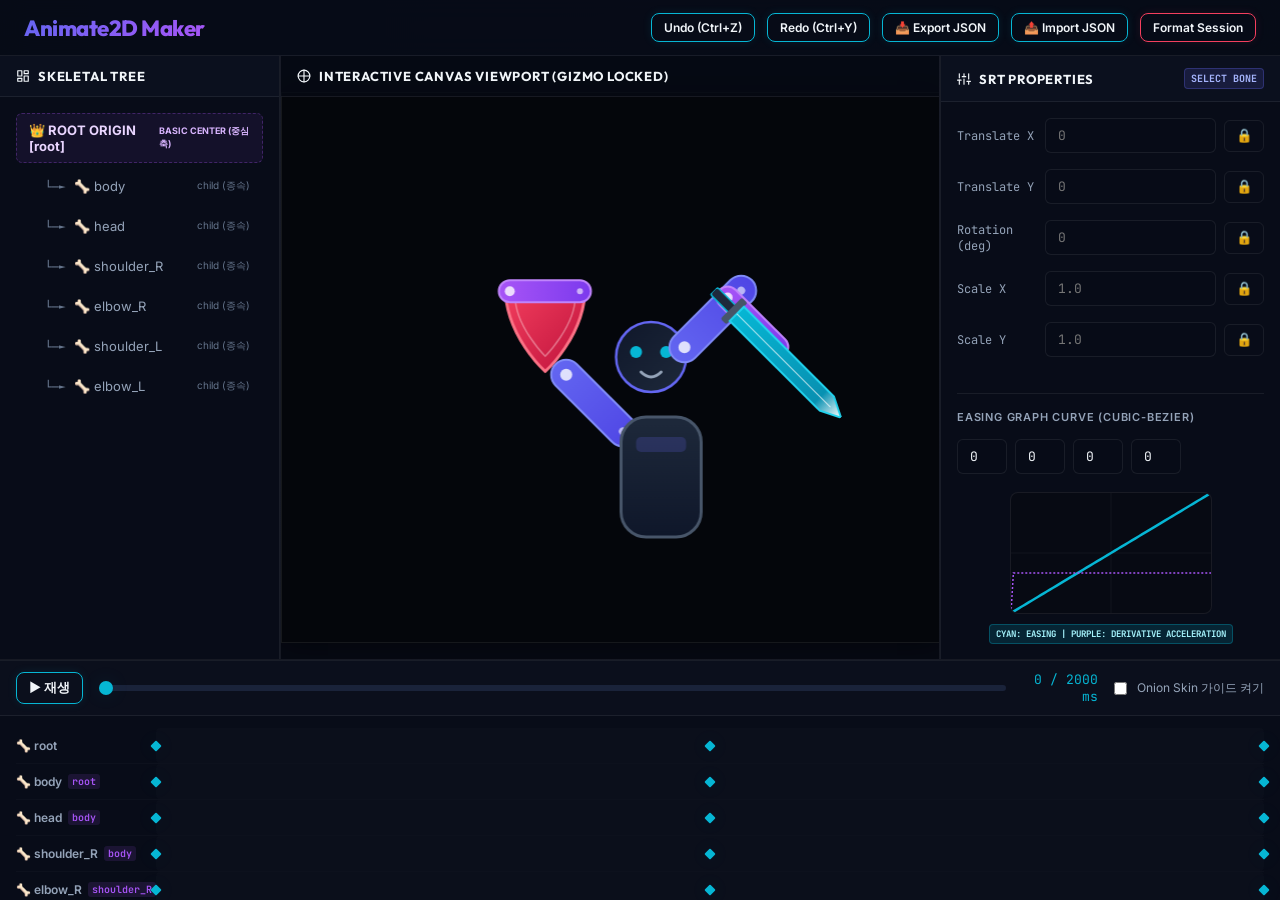
<file: maker/index.html>
<!DOCTYPE html>
<html lang="ko">
<head>
  <meta charset="UTF-8">
  <meta name="viewport" content="width=device-width, initial-scale=1.0">
  <title>2D Skeletal Animation Maker - Workspace Suite</title>
  <link rel="stylesheet" href="./css/maker.css">
</head>
<body>

  <!-- 1. 상단 글로벌 헤더 -->
  <header class="maker-header">
    <div class="maker-logo">Animate2D Maker</div>
    <div class="header-actions">
      <button id="btn-undo" class="neon-btn neon-btn-cyan" style="padding: 6px 12px; font-size: 12px;" disabled>
        Undo (Ctrl+Z)
      </button>
      <button id="btn-redo" class="neon-btn neon-btn-cyan" style="padding: 6px 12px; font-size: 12px;" disabled>
        Redo (Ctrl+Y)
      </button>
      <button id="btn-export-json" class="neon-btn neon-btn-cyan" style="padding: 6px 12px; font-size: 12px;" title="현재 작업을 JSON 파일로 컴퓨터에 수동 백업합니다.">
        📥 Export JSON
      </button>
      <button id="btn-import-json" class="neon-btn neon-btn-cyan" style="padding: 6px 12px; font-size: 12px;" title="수동 백업된 JSON 파일을 불러와 작업을 복원합니다.">
        📤 Import JSON
      </button>
      <input type="file" id="input-import-file" accept=".json" style="display: none;">
      <button id="btn-clear-store" class="neon-btn neon-btn-rose" style="padding: 6px 12px; font-size: 12px;">
        Format Session
      </button>
    </div>
  </header>

  <!-- [Q1 대응] 저장 공간 부족 및 시크릿 모드 사전 예고용 네온 경고 바 -->
  <div id="storage-alert-bar" class="storage-warning-bar" style="display: none;">
    <div style="display: flex; flex-direction: column; gap: 4px; width: 100%; text-align: left;">
      <span>⚠️ <strong>로컬 디바이스 저장 제한 경고:</strong> <span id="storage-diagnostic-info">시크릿 모드 또는 저장 공간 한계가 우려됩니다.</span></span>
      <span style="font-size: 10.5px; opacity: 0.85; color: rgba(255,255,255,0.7);">작업 유실 방지를 위해 주기적으로 상단 <strong>[📥 Export JSON]</strong> 버튼을 통한 수동 파일 백업이 필수적입니다. (메모리 내 Undo/Redo는 정상 가동)</span>
    </div>
    <button id="btn-alert-backup" class="neon-btn neon-btn-rose" style="padding: 6px 12px; font-size: 11px; margin-left: 15px; white-space: nowrap;">즉시 수동 백업</button>
  </div>

  <!-- 2. 4분할 마스터 워크스페이스 컨테이너 -->
  <div class="workspace-container">
    
    <!-- [1 영역] 좌측 탐색기 (Project Tree) -->
    <aside class="panel quadrant-left">
      <div class="panel-header">
        <span class="panel-title">
          <svg width="14" height="14" viewBox="0 0 24 24" fill="none" stroke="currentColor" stroke-width="2" stroke-linecap="round" stroke-linejoin="round">
            <rect x="3" y="3" width="7" height="9"/>
            <rect x="14" y="3" width="7" height="5"/>
            <rect x="14" y="12" width="7" height="9"/>
            <rect x="3" y="16" width="7" height="5"/>
          </svg>
          Skeletal Tree
        </span>
      </div>
      <div class="panel-body">
        <ul id="bone-tree-list" class="tree-list">
          <!-- JS를 통해 뼈대 계층 구조가 주입됩니다. -->
        </ul>
      </div>
    </aside>

    <!-- [2 영역] 중앙 실시간 WebGL/Canvas 뷰포트 (기즈모 잠금) -->
    <main class="panel quadrant-center">
      <div class="panel-header" style="position: absolute; top:0; left:0; right:0; z-index: 5; background: rgba(6, 9, 19, 0.8);">
        <span class="panel-title">
          <svg width="14" height="14" viewBox="0 0 24 24" fill="none" stroke="currentColor" stroke-width="2" stroke-linecap="round" stroke-linejoin="round">
            <circle cx="12" cy="12" r="10"/>
            <line x1="2" y1="12" x2="22" y2="12"/>
            <line x1="12" y1="2" x2="12" y2="22"/>
          </svg>
          Interactive Canvas Viewport (Gizmo Locked)
        </span>
      </div>
      
      <div class="canvas-wrapper" id="canvas-wrapper-container">
        <!-- 캔버스가 동적으로 구동 영역으로 자동 계산 마운트됩니다. -->
      </div>
    </main>

    <!-- [3 영역] 우측 속성 데이터 편집 패널 -->
    <aside class="panel quadrant-right">
      <div class="panel-header">
        <span class="panel-title">
          <svg width="14" height="14" viewBox="0 0 24 24" fill="none" stroke="currentColor" stroke-width="2" stroke-linecap="round" stroke-linejoin="round">
            <line x1="4" y1="21" x2="4" y2="14"/>
            <line x1="4" y1="10" x2="4" y2="3"/>
            <line x1="12" y1="21" x2="12" y2="12"/>
            <line x1="12" y1="8" x2="12" y2="3"/>
            <line x1="20" y1="21" x2="20" y2="16"/>
            <line x1="20" y1="12" x2="20" y2="3"/>
            <line x1="1" y1="14" x2="7" y2="14"/>
            <line x1="9" y1="8" x2="15" y2="8"/>
            <line x1="17" y1="16" x2="23" y2="16"/>
          </svg>
          SRT Properties
        </span>
        <span id="selected-bone-badge" class="neon-badge">Select Bone</span>
      </div>
      
      <!-- [Q2 대응] 상위 오리진 피봇 상속 경로 브레드크럼 영역 -->
      <div id="breadcrumb-container" class="breadcrumb-container" style="padding: 8px 12px; background: rgba(99, 102, 241, 0.08); border-bottom: 1px solid rgba(99, 102, 241, 0.15); font-size: 11px; color: var(--text-dim); display: none;">
        <!-- JS를 통해 상속 체인이 브레드크럼 형태로 렌더링됩니다. -->
      </div>

      <div class="panel-body">
        <div class="properties-grid">
          
          <!-- X Translation -->
          <div class="property-row">
            <span class="prop-name">Translate X</span>
            <input type="number" step="1" id="input-tx" class="neon-input" placeholder="0" disabled>
            <button id="lock-tx" class="lock-btn" title="Lock Toggle">🔒</button>
          </div>

          <!-- Y Translation -->
          <div class="property-row">
            <span class="prop-name">Translate Y</span>
            <input type="number" step="1" id="input-ty" class="neon-input" placeholder="0" disabled>
            <button id="lock-ty" class="lock-btn" title="Lock Toggle">🔒</button>
          </div>

          <!-- Rotation -->
          <div class="property-row">
            <span class="prop-name">Rotation (deg)</span>
            <input type="number" step="1" id="input-rotation" class="neon-input" placeholder="0" disabled>
            <button id="lock-rotation" class="lock-btn" title="Lock Toggle">🔒</button>
          </div>

          <!-- Scale X -->
          <div class="property-row">
            <span class="prop-name">Scale X</span>
            <input type="number" step="0.05" id="input-scaleX" class="neon-input" placeholder="1.0" disabled>
            <button id="lock-scaleX" class="lock-btn" title="Lock Toggle">🔒</button>
          </div>

          <!-- Scale Y -->
          <div class="property-row">
            <span class="prop-name">Scale Y</span>
            <input type="number" step="0.05" id="input-scaleY" class="neon-input" placeholder="1.0" disabled>
            <button id="lock-scaleY" class="lock-btn" title="Lock Toggle">🔒</button>
          </div>

          <!-- Easing Graph Curve -->
          <div class="easing-preview-container">
            <span class="neon-label">Easing Graph Curve (Cubic-Bezier)</span>
            <div style="display: flex; gap: 8px; margin-bottom: 8px;">
              <input type="number" step="0.05" min="0" max="1" id="easing-x1" class="neon-input" value="0.25" style="width: 50px;" title="X1">
              <input type="number" step="0.05" min="-1" max="2" id="easing-y1" class="neon-input" value="0.25" style="width: 50px;" title="Y1">
              <input type="number" step="0.05" min="0" max="1" id="easing-x2" class="neon-input" value="0.75" style="width: 50px;" title="X2">
              <input type="number" step="0.05" min="-1" max="2" id="easing-y2" class="neon-input" value="0.75" style="width: 50px;" title="Y2">
            </div>
            <canvas id="easing-canvas-preview" class="easing-canvas" width="200" height="120"></canvas>
            <span class="neon-badge neon-badge-cyan" style="align-self: center; font-size: 9px;">Cyan: Easing | Purple: Derivative Acceleration</span>
          </div>

          <!-- [Q2 대응] 부모-자식 오리진 피봇 상속 안내 팁 박스 -->
          <div class="origin-info-panel" style="margin-top: 15px; padding: 12px; background: rgba(99, 102, 241, 0.05); border: 1px dashed rgba(99, 102, 241, 0.2); border-radius: 8px; text-align: left;">
            <div style="font-size: 11px; font-weight: 700; color: #a5b4fc; margin-bottom: 6px; display: flex; align-items: center; gap: 5px;">
              <span>💡</span> 오리진 피봇 계층 트리 안내
            </div>
            <p style="font-size: 10.5px; color: var(--text-muted); line-height: 1.45; margin: 0;">
              모든 하위 파츠 관절은 부모 관절의 오리진 피봇(Origin Pivot)에 종속됩니다. <br>
              계층 구조의 최상위에 위치한 <strong>👑 ROOT ORIGIN (가장 핵심인 파츠 오리진)</strong>은 전체 오브젝트의 글로벌 좌표 및 움직임을 제어하는 <strong>기본 중심축</strong> 역할을 담당합니다.
            </p>
          </div>

        </div>
      </div>
    </aside>

    <!-- [4 영역] 하단 타임라인 시퀀서 -->
    <footer class="panel quadrant-bottom">
      
      <!-- 타임라인 스크러버 및 재생 컨트롤러 -->
      <div class="timeline-controls">
        <button id="btn-play-toggle" class="neon-btn neon-btn-cyan" style="padding: 6px 12px; font-size: 13px;">
          ▶ 재생
        </button>
        
        <div class="timeline-slider-container">
          <input type="range" id="timeline-scrubber" class="neon-slider" min="0" max="2000" value="0" step="10">
          <span id="time-indicator" class="time-display">0 / 2000 ms</span>
        </div>

        <div style="display: flex; align-items: center; gap: 10px;">
          <input type="checkbox" id="chk-onion-skin" style="cursor: pointer;">
          <label for="chk-onion-skin" style="font-size: 12px; cursor: pointer; color: var(--text-muted);">
            Onion Skin 가이드 켜기
          </label>
        </div>
      </div>

      <!-- 개별 노드/본 타임라인 트랙 -->
      <div class="timeline-tracks" id="timeline-tracks-container">
        <!-- JS를 통해 각 뼈대 관절 트랙과 키프레임 다이아몬드가 렌더링됩니다. -->
      </div>
      
    </footer>

  </div>

  <!-- 비동기 ESM 모듈 바인딩 및 구동 개시 -->
  <script type="module">
    import { MakerApp } from './app.js';

    document.addEventListener('DOMContentLoaded', async () => {
      try {
        const schemaPath = '../shared/demo-schema.json';
        const maker = new MakerApp(schemaPath);
        await maker.start();
      } catch (err) {
        console.error('[Maker Initializer] 메이커 저작도구 초기화 실패:', err);
      }
    });
  </script>

</body>
</html>
</file>
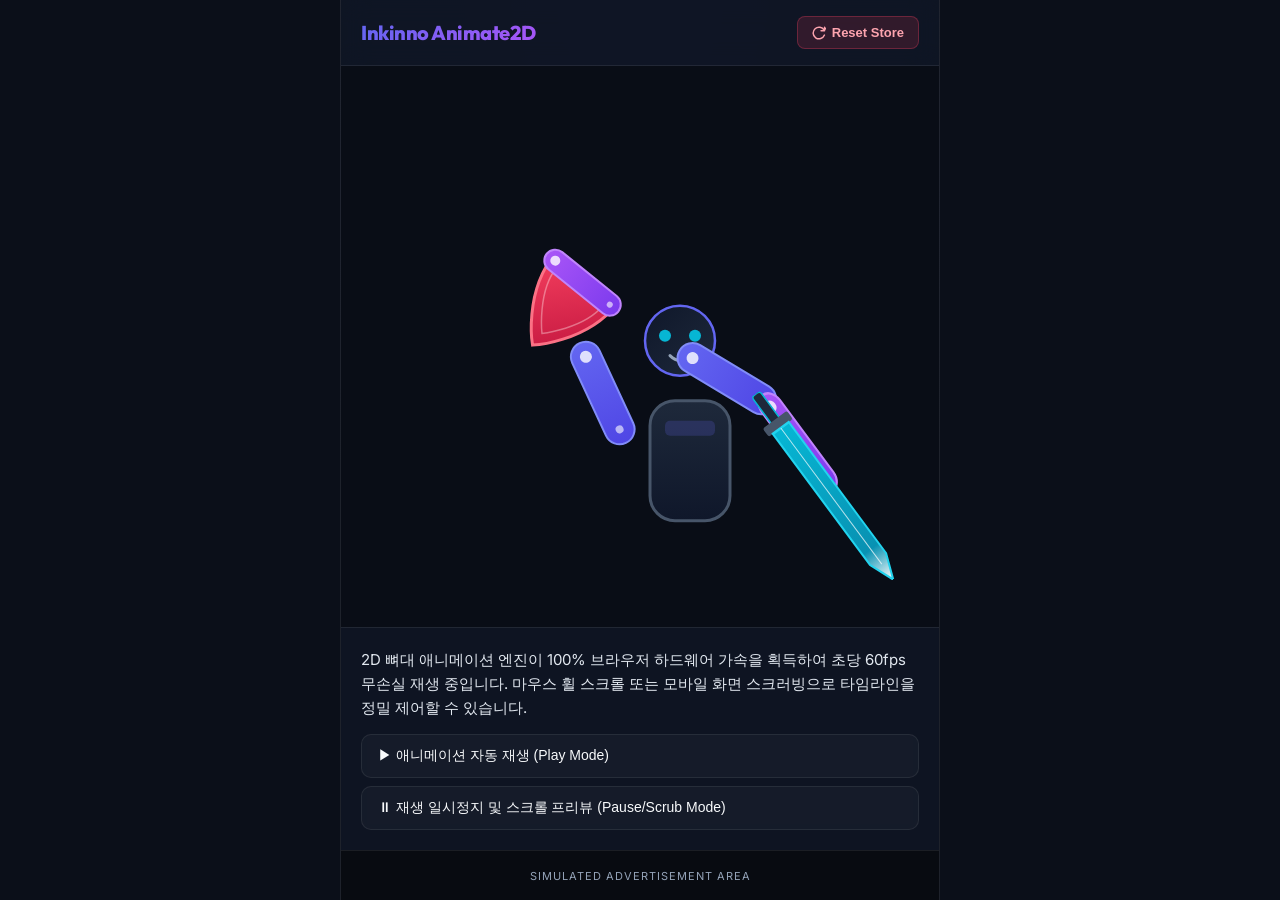
<file: player/index.html>
<!DOCTYPE html>
<html lang="ko">
<head>
  <meta charset="UTF-8">
  <meta name="viewport" content="width=device-width, initial-scale=1.0">
  <title>2D Skeletal Animation Player Sandbox</title>
  <link rel="stylesheet" href="./css/player.css">
</head>
<body>

  <!-- 마스터 수직 적층 컨테이너 -->
  <div class="player-container">
    
    <!-- 1. 상단 헤더 영역 (Exclude Area 1) -->
    <header class="player-header">
      <h1 class="player-title">Inkinno Animate2D</h1>
      <button id="btn-reset" class="reset-button">
        <svg width="14" height="14" viewBox="0 0 24 24" fill="none" stroke="currentColor" stroke-width="2.5" stroke-linecap="round" stroke-linejoin="round">
          <path d="M21.5 2v6h-6M21.34 15.57a10 10 0 1 1-.57-8.38l5.67-5.67"/>
        </svg>
        Reset Store
      </button>
    </header>

    <!-- 2. 중앙 WebGL 캔버스 뷰포트 (Canvas Dynamic Injection) -->
    <main class="canvas-viewport-area" id="canvas-viewport-container">
      <!-- 이 영역 내부로 Canvas가 동적 주입됩니다. -->
    </main>

    <!-- 3. 중앙 대화 텍스트 및 선택지 판넬 (Exclude Area 2) -->
    <section class="dialog-panel">
      <p class="dialog-text">
        2D 뼈대 애니메이션 엔진이 100% 브라우저 하드웨어 가속을 획득하여 초당 60fps 무손실 재생 중입니다. 마우스 휠 스크롤 또는 모바일 화면 스크러빙으로 타임라인을 정밀 제어할 수 있습니다.
      </p>
      <div class="choices-container">
        <button id="choice-play" class="choice-btn">▶ 애니메이션 자동 재생 (Play Mode)</button>
        <button id="choice-pause" class="choice-btn">⏸ 재생 일시정지 및 스크롤 프리뷰 (Pause/Scrub Mode)</button>
      </div>
    </section>

    <!-- 4. 최하단 광고/배너 스페이스 (Exclude Area 3) -->
    <footer class="ads-banner">
      SIMULATED ADVERTISEMENT AREA
    </footer>

  </div>

  <!-- 비동기 ESM 모듈 바인딩 및 구동 개시 -->
  <script type="module">
    import { AnimationPlayer } from './app.js';

    document.addEventListener('DOMContentLoaded', async () => {
      const containerId = 'canvas-viewport-container';
      const schemaPath = '../shared/demo-schema.json';

      try {
        // 플레이어 애플리케이션 초기화 및 가동
        const player = new AnimationPlayer(containerId, schemaPath);
        await player.start();

        // 수동 버튼 이벤트 바인딩
        const btnReset = document.getElementById('btn-reset');
        btnReset.addEventListener('click', () => {
          if (confirm('모든 로컬 세이브 및 스냅샷 데이터를 초기화하고 처음 상태로 복구하시겠습니까?')) {
            player.destroy();
            localStorage.clear(); // 전체 클리어
            window.location.reload();
          }
        });

        // 재생/일시정지 수동 바인딩
        const btnPlay = document.getElementById('choice-play');
        const btnPause = document.getElementById('choice-pause');

        btnPlay.addEventListener('click', () => {
          player.controller.play();
          player.optimizer.setIdle(false);
        });

        btnPause.addEventListener('click', () => {
          player.controller.pause();
          player.optimizer.setIdle(true);
        });

      } catch (err) {
        console.error('[Sandbox Initializer] 플레이어 초기화 중 심각한 실패:', err);
      }
    });
  </script>
</body>
</html>
</file>
<file: maker/css/maker.css>
/**
 * Maker Suite Workspace Stylesheet
 * Layout: 4-Quadrant Fixed Workspace (No-collapse Grid Layout)
 * Theme: Cyberpunk Neon Slate (Dark mode, Glassmorphism, Micro-interaction)
 */

@import url('../../css/global.css');
@import url('../../shared/css/common-ui.css');

:root {
  --header-height: 56px;
}

body {
  height: 100vh;
  display: flex;
  flex-direction: column;
  overflow: hidden;
  background-color: var(--bg-dark-950);
  background-image: radial-gradient(circle at 50% 0%, rgba(99, 102, 241, 0.04) 0%, transparent 70%);
}

/* 1. 상단 글로벌 헤더 */
.maker-header {
  height: var(--header-height);
  padding: 0 24px;
  background: rgba(8, 12, 24, 0.85);
  backdrop-filter: blur(12px);
  border-bottom: 1px solid var(--glass-border);
  display: flex;
  justify-content: space-between;
  align-items: center;
  z-index: 100;
}

.maker-logo {
  font-family: var(--font-display);
  font-size: 22px;
  font-weight: 800;
  background: linear-gradient(135deg, var(--accent-indigo), var(--accent-purple));
  -webkit-background-clip: text;
  -webkit-text-fill-color: transparent;
  letter-spacing: -0.5px;
}

.header-actions {
  display: flex;
  gap: 12px;
}

/* 2. 4분할 마스터 워크스페이스 컨테이너 */
.workspace-container {
  flex: 1;
  display: grid;
  grid-template-columns: 280px 1fr 340px; /* 좌측, 중앙, 우측 */
  grid-template-rows: 1fr 240px; /* 상단 3칸, 하단 타임라인 */
  height: calc(100vh - var(--header-height));
  width: 100vw;
  overflow: hidden;
  gap: 1px; /* 네온 구분선을 위해 그리드 갭 활용 */
  background-color: var(--glass-border); /* 구분선 색상 */
}

/* 공통 분할 패널 스타일 */
.panel {
  background: var(--bg-dark-900);
  display: flex;
  flex-direction: column;
  overflow: hidden;
  position: relative;
}

.panel-header {
  padding: 12px 16px;
  background: rgba(15, 21, 36, 0.5);
  border-bottom: 1px solid var(--glass-border);
  display: flex;
  justify-content: space-between;
  align-items: center;
}

.panel-title {
  font-family: var(--font-display);
  font-size: 13px;
  font-weight: 700;
  text-transform: uppercase;
  letter-spacing: 0.8px;
  color: var(--text-main);
  display: flex;
  align-items: center;
  gap: 8px;
}

.panel-body {
  flex: 1;
  padding: 16px;
  overflow-y: auto;
}

/* --- [1 영역] 좌측 탐색기 (Project Tree & Scenes) --- */
.quadrant-left {
  grid-column: 1;
  grid-row: 1;
  border-right: 1px solid var(--glass-border);
}

.tree-list {
  list-style: none;
  display: flex;
  flex-direction: column;
  gap: 6px;
}

.tree-item {
  display: flex;
  align-items: center;
  justify-content: space-between;
  padding: 8px 12px;
  border-radius: 6px;
  cursor: pointer;
  font-size: 13px;
  transition: var(--transition-fast);
  border: 1px solid transparent;
  color: var(--text-muted);
}

.tree-item:hover {
  background: rgba(255, 255, 255, 0.03);
  color: var(--text-main);
}

.tree-item.active {
  background: rgba(99, 102, 241, 0.1);
  border-color: rgba(99, 102, 241, 0.3);
  color: #a5b4fc;
}

.tree-indent {
  margin-left: 16px;
}

/* --- [2 영역] 중앙 뷰포트 (WebGL/Canvas) --- */
.quadrant-center {
  grid-column: 2;
  grid-row: 1;
  background: #060913;
  display: flex;
  align-items: flex-start; /* 상단 강제 정렬 */
  justify-content: center;
  position: relative;
}

.canvas-wrapper {
  margin-top: 20px;
  border: 1px solid var(--glass-border);
  box-shadow: 0 0 30px rgba(0, 0, 0, 0.5);
  background: #04060b;
  position: relative;
}

/* 뼈대 선택 시 발광 하이라이트 경계 */
.canvas-wrapper canvas {
  display: block;
}

/* --- [3 영역] 우측 속성 패널 (Properties & Easing) --- */
.quadrant-right {
  grid-column: 3;
  grid-row: 1;
  border-left: 1px solid var(--glass-border);
}

.properties-grid {
  display: flex;
  flex-direction: column;
  gap: 16px;
}

.property-row {
  display: grid;
  grid-template-columns: 80px 1fr 40px; /* 속성명, 입력창, 락버튼 */
  align-items: center;
  gap: 8px;
}

.prop-name {
  font-size: 12px;
  font-family: var(--font-mono);
  color: var(--text-muted);
}

.lock-btn {
  background: transparent;
  border: 1px solid var(--glass-border);
  color: var(--text-dim);
  border-radius: 6px;
  height: 32px;
  cursor: pointer;
  display: flex;
  align-items: center;
  justify-content: center;
  transition: var(--transition-fast);
}

.lock-btn:hover {
  border-color: var(--accent-rose);
  color: var(--accent-rose);
}

.lock-btn.locked {
  background: rgba(244, 63, 94, 0.15);
  border-color: var(--accent-rose);
  color: var(--accent-rose);
}

/* Easing Curve Area */
.easing-preview-container {
  margin-top: 20px;
  border-top: 1px solid var(--glass-border);
  padding-top: 16px;
  display: flex;
  flex-direction: column;
  gap: 10px;
}

.easing-canvas {
  background: #070a13;
  border: 1px solid var(--glass-border);
  border-radius: 8px;
  display: block;
  margin: 0 auto;
}

/* --- [4 영역] 하단 타임라인 시퀀서 --- */
.quadrant-bottom {
  grid-column: 1 / span 3; /* 가로 전체 병합 */
  grid-row: 2;
  border-top: 1px solid var(--glass-border);
}

.timeline-controls {
  display: flex;
  align-items: center;
  gap: 16px;
  padding: 10px 16px;
  background: rgba(15, 21, 36, 0.4);
  border-bottom: 1px solid var(--glass-border);
}

.timeline-slider-container {
  flex: 1;
  display: flex;
  align-items: center;
  gap: 12px;
}

.time-display {
  font-family: var(--font-mono);
  font-size: 13px;
  color: var(--accent-cyan);
  min-width: 60px;
  text-align: right;
}

.timeline-tracks {
  flex: 1;
  overflow-y: auto;
  padding: 12px 16px;
}

.track-row {
  display: grid;
  grid-template-columns: 140px 1fr;
  align-items: center;
  height: 36px;
  border-bottom: 1px solid rgba(255, 255, 255, 0.02);
}

.track-label {
  font-size: 12px;
  font-weight: 600;
  color: var(--text-muted);
  display: flex;
  align-items: center;
  gap: 6px;
}

.track-parent-id {
  font-family: var(--font-mono);
  font-size: 10px;
  color: var(--accent-purple);
  background: rgba(168, 85, 247, 0.12);
  padding: 1px 4px;
  border-radius: 3px;
}

.track-ticks {
  position: relative;
  height: 100%;
  background: rgba(255, 255, 255, 0.01);
  border-radius: 4px;
}

/* 타임라인 키프레임 다이아몬드 지점 */
.keyframe-dot {
  position: absolute;
  top: 50%;
  transform: translate(-50%, -50%) rotate(45deg);
  width: 8px;
  height: 8px;
  background: var(--accent-cyan);
  box-shadow: var(--shadow-cyan);
  border-radius: 1px;
  cursor: pointer;
}

.keyframe-dot:hover {
  background: var(--text-main);
  transform: translate(-50%, -50%) rotate(45deg) scale(1.3);
}

/* [Q1 대응] 저장 공간 부족 경고 바 스타일 */
.storage-warning-bar {
  background: rgba(244, 63, 94, 0.18);
  border-bottom: 1px solid var(--accent-rose);
  padding: 8px 24px;
  display: flex;
  justify-content: space-between;
  align-items: center;
  font-size: 11.5px;
  color: #fecdd3;
  z-index: 99;
  box-shadow: 0 4px 15px rgba(244, 63, 94, 0.15);
  animation: slideDown 0.4s cubic-bezier(0.25, 1, 0.5, 1) both;
}

@keyframes slideDown {
  0% { transform: translateY(-100%); }
  100% { transform: translateY(0); }
}

/* [Q2 대응] 최상위 루트 오리진(Root Origin) 트리 항목 특별 네온 골드 스타일 */
.tree-item-root {
  background: rgba(168, 85, 247, 0.08) !important;
  border: 1px dashed rgba(168, 85, 247, 0.3) !important;
  color: #e9d5ff !important;
  font-weight: 700 !important;
}

.tree-item-root:hover {
  background: rgba(168, 85, 247, 0.15) !important;
  border-color: var(--accent-purple) !important;
}

.tree-item-root.active {
  background: rgba(168, 85, 247, 0.22) !important;
  border-color: var(--accent-purple) !important;
  box-shadow: 0 0 12px rgba(168, 85, 247, 0.2);
}

/* 종속 자식 본들을 위한 상속 계통 정교화 데코레이션 */
.tree-child-prefix {
  font-family: var(--font-mono);
  color: var(--text-dim);
  font-size: 11px;
  margin-right: 4px;
}

/* [Q2 대응] 상속 브레드크럼 컨테이너 스타일 */
.breadcrumb-container {
  display: flex;
  flex-wrap: wrap;
  align-items: center;
  gap: 4px;
  font-family: var(--font-mono);
  background: rgba(99, 102, 241, 0.05) !important;
  border-bottom: 1px solid rgba(99, 102, 241, 0.15) !important;
  padding: 10px 16px !important;
  text-shadow: 0 0 4px rgba(99, 102, 241, 0.2);
}
</file>
<file: player/css/player.css>
/* 
  2D Skeletal Animation Player Premium Stylesheet
  - Theme: Cyberpunk Neon Slate (Dark mode, Glassmorphism, Micro-interaction)
*/

@import url('https://fonts.googleapis.com/css2?family=Inter:wght@300;400;600;700&family=Outfit:wght@400;600;800&display=swap');

:root {
  --bg-primary: #0b0f19;
  --bg-secondary: rgba(17, 24, 39, 0.7);
  --border-glass: rgba(255, 255, 255, 0.08);
  --text-primary: #f8fafc;
  --text-secondary: #94a3b8;
  --neon-indigo: #6366f1;
  --neon-purple: #a855f7;
  --neon-cyan: #06b6d4;
  --neon-rose: #f43f5e;
  --shadow-neon: 0 0 20px rgba(99, 102, 241, 0.15);
}

* {
  box-sizing: border-box;
  margin: 0;
  padding: 0;
}

body {
  font-family: 'Inter', sans-serif;
  background-color: var(--bg-primary);
  color: var(--text-primary);
  min-height: 100vh;
  display: flex;
  flex-direction: column;
  align-items: center;
  overflow: hidden; /* Viewport calculations will handle inner scrolling if needed */
}

/* 1. 수직 적층 레이아웃 컨테이너 */
.player-container {
  display: flex;
  flex-direction: column;
  width: 100%;
  max-width: 600px; /* 모바일형 수직 레이아웃 기둥 */
  height: 100vh;
  border-left: 1px solid var(--border-glass);
  border-right: 1px solid var(--border-glass);
  background: radial-gradient(circle at top, rgba(99, 102, 241, 0.05) 0%, transparent 60%);
  position: relative;
}

/* 2. 상단 헤더 영역 (Exclude Area 1) */
.player-header {
  padding: 16px 20px;
  background: var(--bg-secondary);
  backdrop-filter: blur(12px);
  border-bottom: 1px solid var(--border-glass);
  display: flex;
  justify-content: space-between;
  align-items: center;
  z-index: 10;
}

.player-title {
  font-family: 'Outfit', sans-serif;
  font-size: 20px;
  font-weight: 800;
  background: linear-gradient(135deg, var(--neon-indigo), var(--neon-purple));
  -webkit-background-clip: text;
  -webkit-text-fill-color: transparent;
  letter-spacing: -0.5px;
}

.reset-button {
  background: rgba(244, 63, 94, 0.15);
  border: 1px solid rgba(244, 63, 94, 0.3);
  color: #fda4af;
  padding: 8px 14px;
  border-radius: 8px;
  font-size: 13px;
  font-weight: 600;
  cursor: pointer;
  transition: all 0.2s cubic-bezier(0.4, 0, 0.2, 1);
  display: flex;
  align-items: center;
  gap: 6px;
}

.reset-button:hover {
  background: rgba(244, 63, 94, 0.3);
  border-color: var(--neon-rose);
  box-shadow: 0 0 12px rgba(244, 63, 94, 0.2);
  transform: translateY(-1px);
}

.reset-button:active {
  transform: translateY(0);
}

/* 3. 중앙 WebGL 캔버스 뷰포트 (실제 구동 영역) */
.canvas-viewport-area {
  flex: 1;
  display: flex;
  align-items: flex-start; /* 상단 정렬 강제 */
  justify-content: center;
  background: #090d16;
  position: relative;
  overflow: hidden;
}

/* 4. 중앙 대화 텍스트 및 선택지 판넬 (Exclude Area 2) */
.dialog-panel {
  padding: 20px;
  background: var(--bg-secondary);
  backdrop-filter: blur(16px);
  border-top: 1px solid var(--border-glass);
  z-index: 10;
  display: flex;
  flex-direction: column;
  gap: 14px;
}

.dialog-text {
  font-size: 15px;
  line-height: 1.6;
  color: #e2e8f0;
}

.choices-container {
  display: flex;
  flex-direction: column;
  gap: 8px;
}

.choice-btn {
  background: rgba(255, 255, 255, 0.03);
  border: 1px solid var(--border-glass);
  color: var(--text-primary);
  padding: 12px 16px;
  border-radius: 10px;
  font-size: 14px;
  text-align: left;
  cursor: pointer;
  transition: all 0.2s cubic-bezier(0.4, 0, 0.2, 1);
}

.choice-btn:hover {
  background: rgba(99, 102, 241, 0.1);
  border-color: var(--neon-indigo);
  box-shadow: var(--shadow-neon);
  transform: translateX(4px);
}

/* 5. 최하단 광고/배너 스페이스 (Exclude Area 3) */
.ads-banner {
  height: 50px;
  background: #080b11;
  border-top: 1px solid var(--border-glass);
  display: flex;
  align-items: center;
  justify-content: center;
  color: var(--text-secondary);
  font-size: 11px;
  letter-spacing: 1px;
  text-transform: uppercase;
}
</file>
